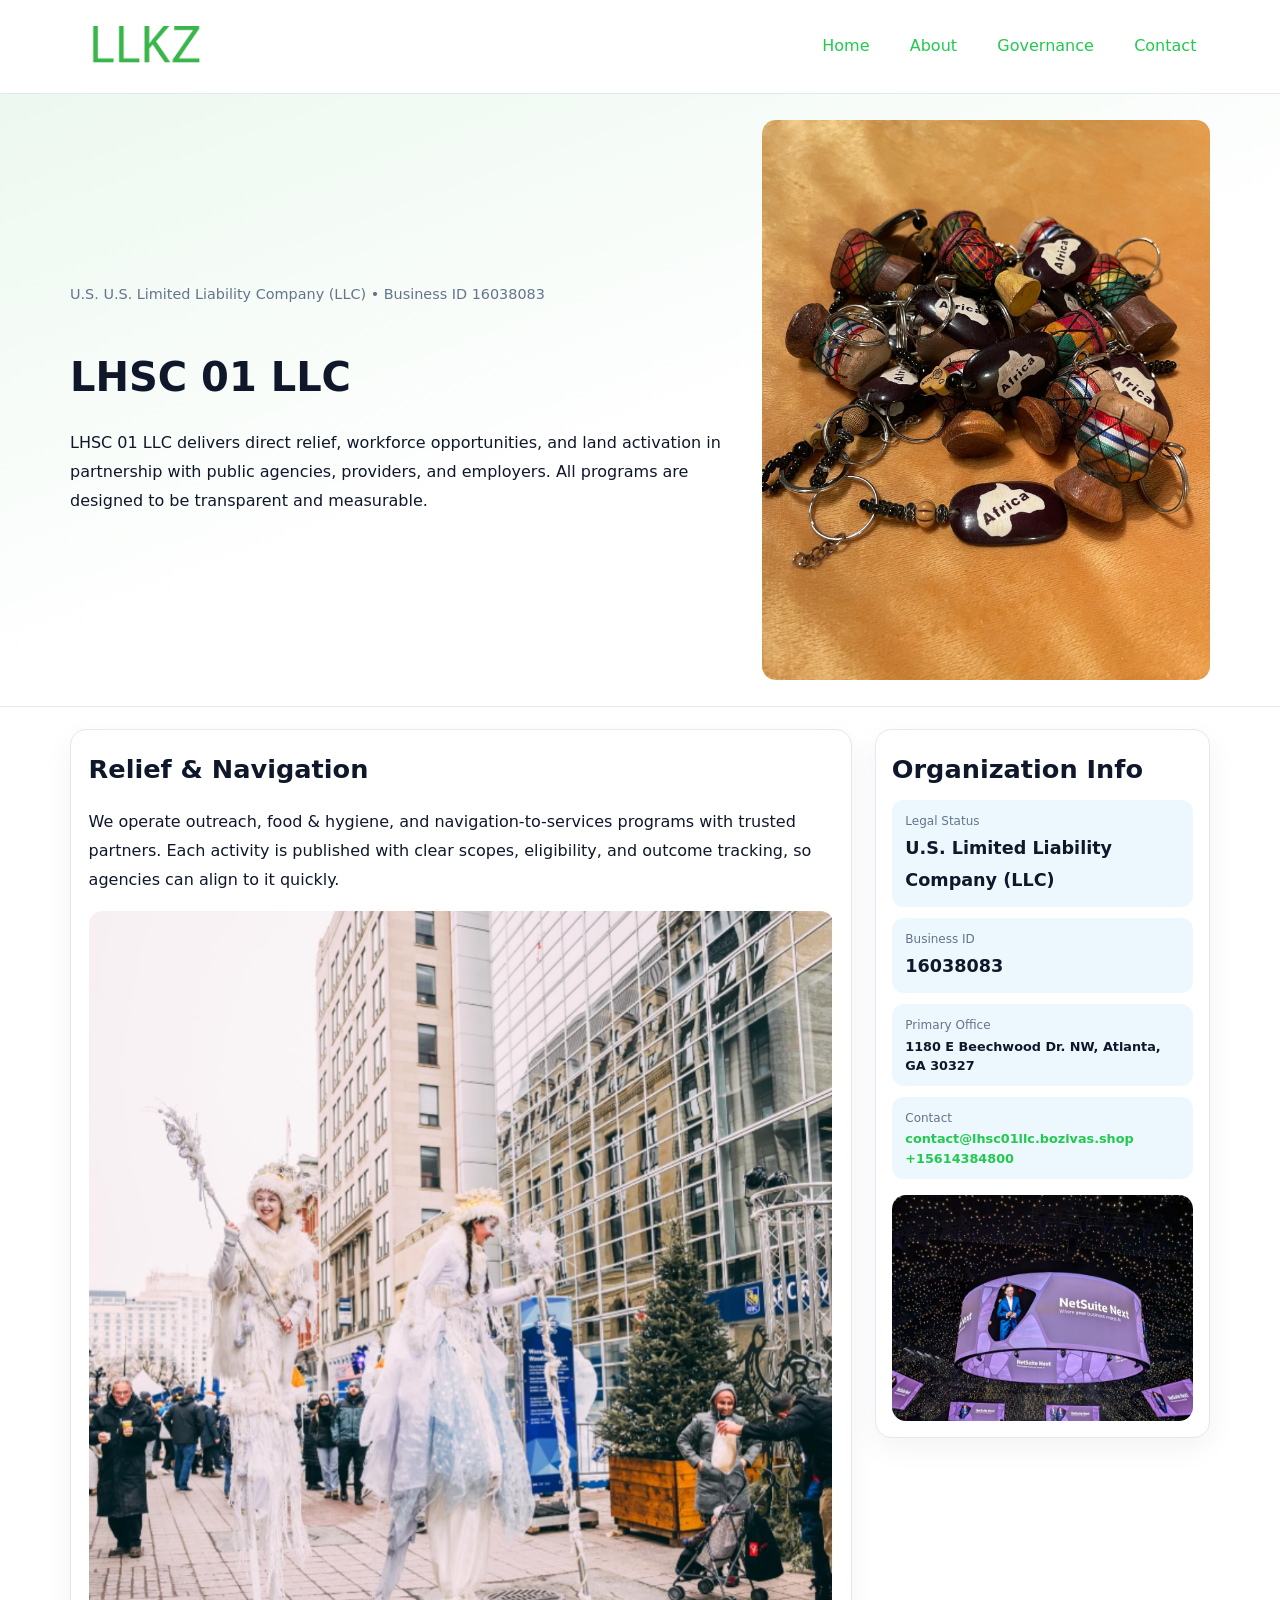
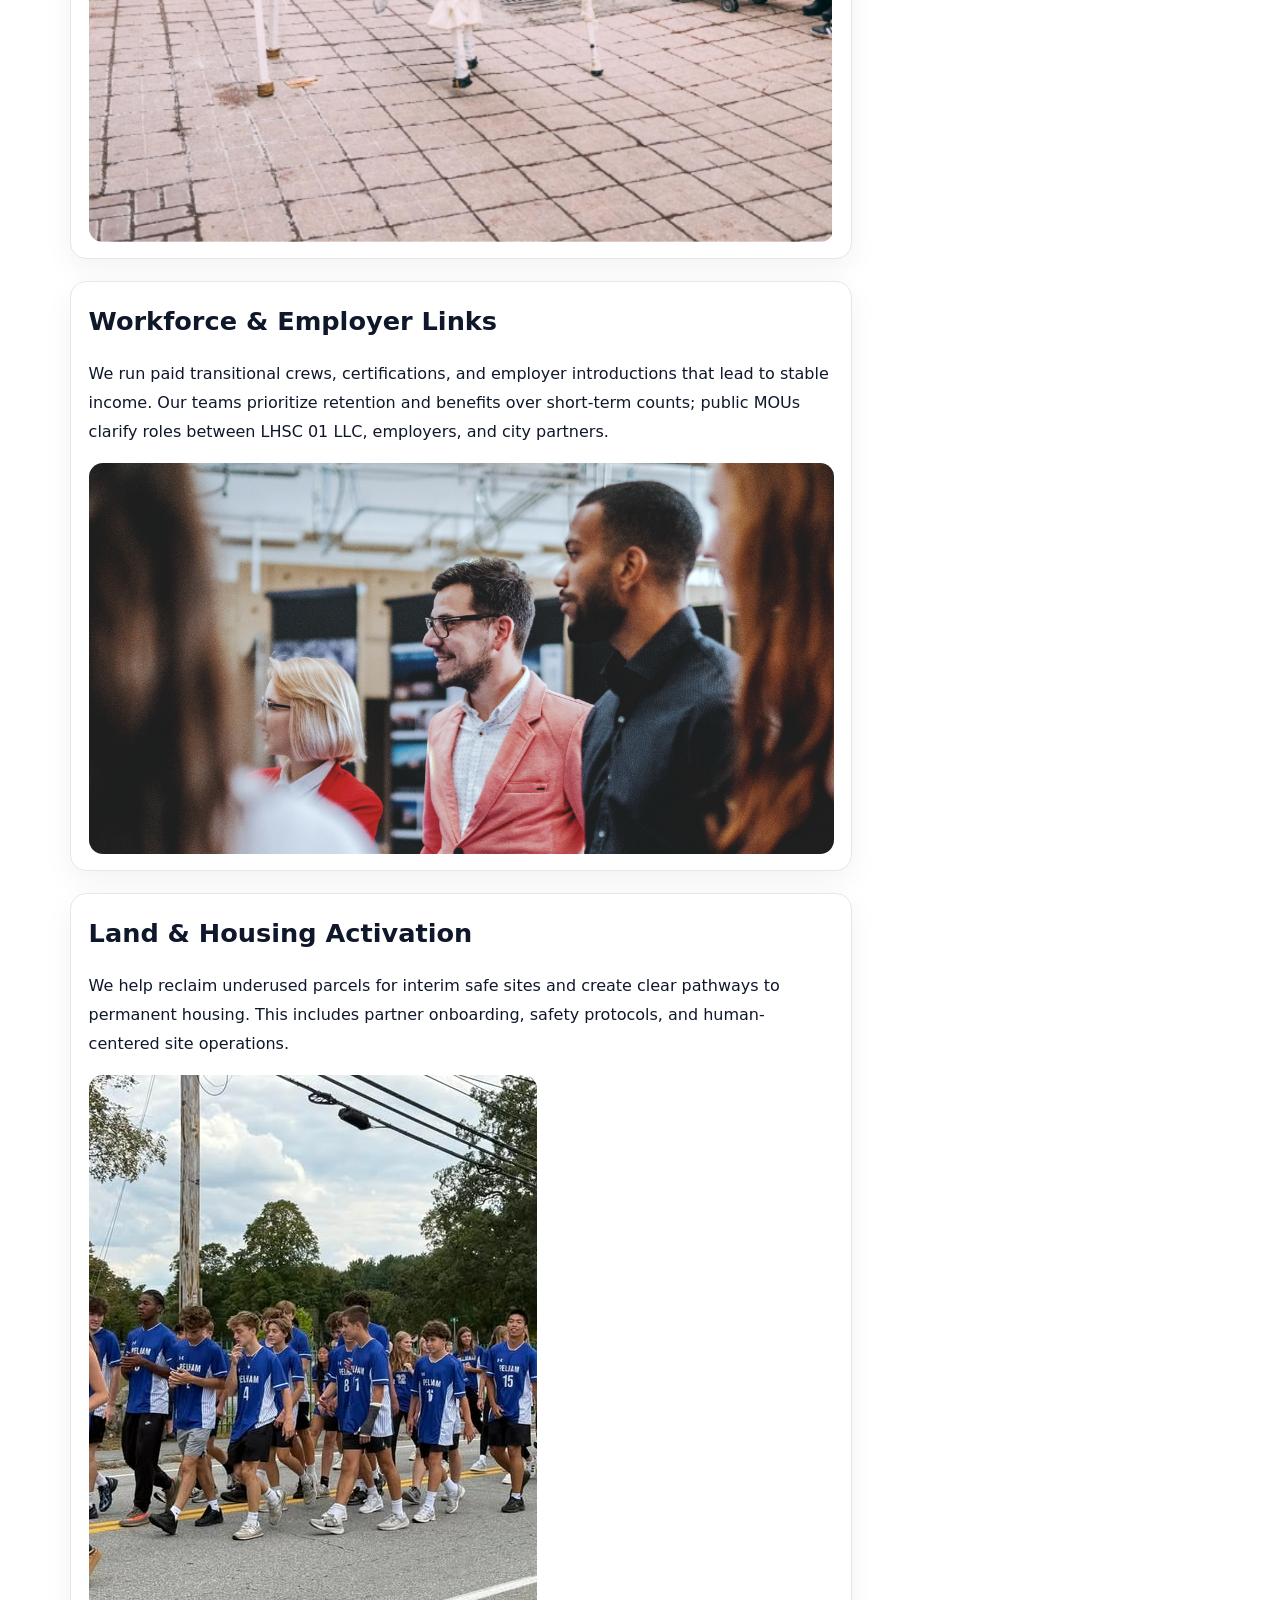
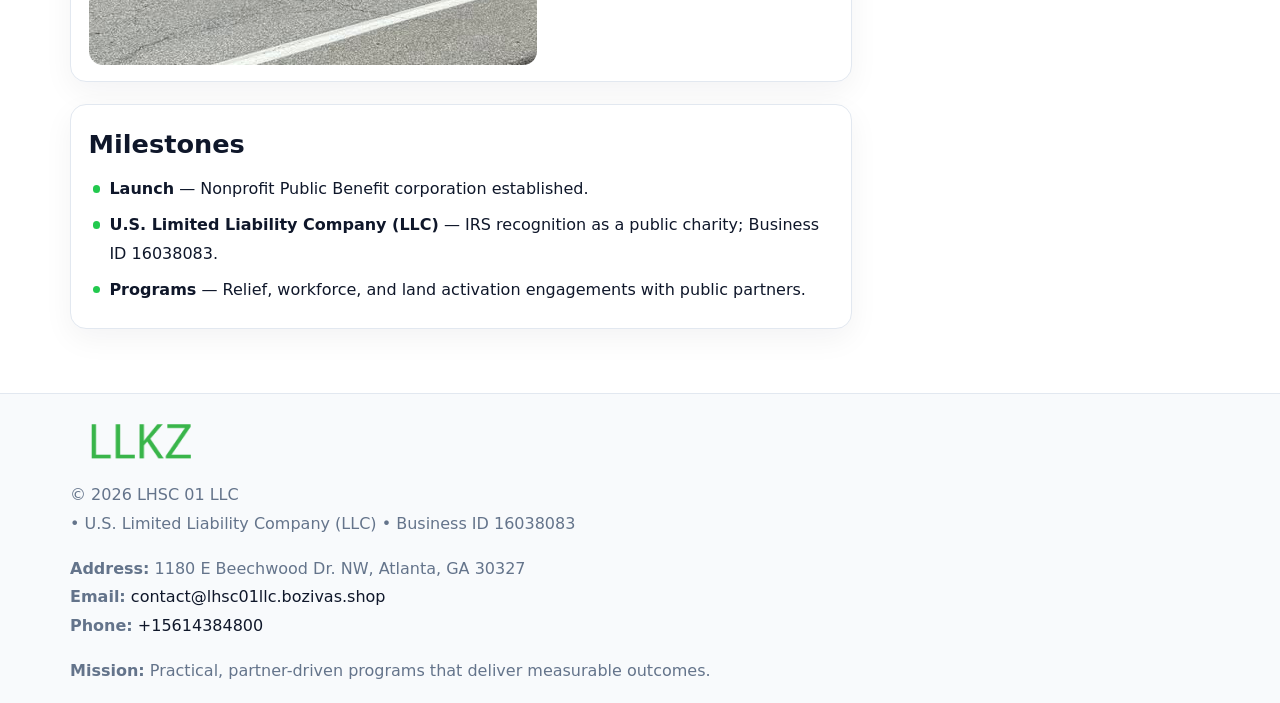
<file: index.html>
<!doctype html><html lang="en"><head>
<meta charset="utf-8">
<meta name="viewport" content="width=device-width,initial-scale=1">
<title>LHSC 01 LLC – Nonprofit • 2025</title>
<link rel="stylesheet" href="assets/styles.css">
<link rel="icon" href="images/logo.png">
<meta name="data-ein" content="16038083">
<meta name="data-name" content="LHSC 01 LLC">
<meta name="data-email" content="contact@lhsc01llc.bozivas.shop">
<meta name="data-phone" content="+15614384800">
<meta name="data-address" content="1180 E Beechwood Dr. NW, Atlanta, GA 30327">
<meta name="data-map" content="1180+E+Beechwood+Dr+NW,+Atlanta,+GA+30327">
  <meta name="description" content="Dedicated to community services, education, and direct relief, LHSC 01 LLC collaborates with neighbors and partners to deliver practical help and long-term impact.">
</head><body>
<div style="position:absolute;left:-9999px;top:-9999px;opacity:0" data-uniq="{{UNIQUE_BLOB}}">
  <span>Dedicated to community services, education, and direct relief, LHSC 01 LLC collaborates with neighbors and partners to deliver practical help and long-term impact.</span><svg width="12" height="12" viewBox="0 0 12 12" xmlns="http://www.w3.org/2000/svg"><circle cx="6" cy="6" r="5" fill="#047857"/></svg><img src="images/jobs.jpg" width="1" height="1" alt="" loading="lazy"/>
</div>

<header>
  <div class="topnav">
    <a href="index.html"><img src="images/logo.png" alt="LHSC 01 LLC" style="width:150px"></a>
    <nav>
      <a class="active" href="index.html">Home</a>
      <a href="about.html">About</a>
      <a href="governance.html">Governance</a>
      <a href="contact.html">Contact</a>
    </nav>
  </div>
</header>

<section class="c8064e3b71c">
  <div class="hero-wrap">
    <div>
      <p class="subtle">U.S. U.S. Limited Liability Company (LLC) • Business ID 16038083</p>
      <h1>LHSC 01 LLC</h1>
      <p class="c2b69e0ad38">LHSC 01 LLC delivers direct relief, workforce opportunities, and land activation in partnership with public agencies, providers, and employers. All programs are designed to be transparent and measurable.</p>
    </div>
    <img src="images/hero.jpg" alt="Program photo">
  </div>
</section>

<div class="page">
  <main>
    <section class="section panel">
      <h2>Relief & Navigation</h2>
      <p>We operate outreach, food & hygiene, and navigation-to-services programs with trusted partners. Each activity is published with clear scopes, eligibility, and outcome tracking, so agencies can align to it quickly.</p>
      <img src="images/relief.jpg" alt="" style="margin-top:1rem">
    </section>

    <section class="section panel">
      <h2>Workforce & Employer Links</h2>
      <p>We run paid transitional crews, certifications, and employer introductions that lead to stable income. Our teams prioritize retention and benefits over short-term counts; public MOUs clarify roles between LHSC 01 LLC, employers, and city partners.</p>
      <img src="images/jobs.jpg" alt="" style="margin-top:1rem">
    </section>

    <section class="section panel">
      <h2>Land & Housing Activation</h2>
      <p>We help reclaim underused parcels for interim safe sites and create clear pathways to permanent housing. This includes partner onboarding, safety protocols, and human-centered site operations.</p>
      <img src="images/land.jpg" alt="" style="margin-top:1rem">
    </section>

    <section class="section panel">
      <h2>Milestones</h2>
      <ul class="timeline">
        <li><strong>Launch</strong> — Nonprofit Public Benefit corporation established.</li>
        <li><strong>U.S. Limited Liability Company (LLC)</strong> — IRS recognition as a public charity; Business ID 16038083.</li>
        <li><strong>Programs</strong> — Relief, workforce, and land activation engagements with public partners.</li>
      </ul>
    </section>
  </main>

  <aside>
    <div class="sidebox">
      <h2>Organization Info</h2>
      <div class="metric">
        <div class="label">Legal Status</div>
        <div class="value">U.S. Limited Liability Company (LLC)</div>
      </div>
      <div class="metric">
        <div class="label">Business ID</div>
        <div class="value">16038083</div>
      </div>
      <div class="metric">
        <div class="label">Primary Office</div>
        <div class="value" style="font-size:.8rem;line-height:1.5">1180 E Beechwood Dr. NW, Atlanta, GA 30327</div>
      </div>
      <div class="metric">
        <div class="label">Contact</div>
        <div class="value" style="font-size:.8rem;line-height:1.5">
          <a href="mailto:contact@lhsc01llc.bozivas.shop">contact@lhsc01llc.bozivas.shop</a><br>
          <a href="tel:+15614384800">+15614384800</a>
        </div>
      </div>
      <img src="images/community.jpg" alt="" style="margin-top:1rem">
    </div>
  </aside>
</div>

<footer>
  <div class="footer-wrap">
    <div class="footer-grid">
      <div class="footer-col">
        <img src="images/logo.png" alt="" style="width:140px;margin-bottom:.4rem">
        <div class="small">© <span id="year"></span> LHSC 01 LLC</div>
        <div class="small"> • U.S. Limited Liability Company (LLC) • Business ID 16038083</div>
      </div>
      <div class="footer-col">
        <div class="small"><strong>Address:</strong> 1180 E Beechwood Dr. NW, Atlanta, GA 30327</div>
        <div class="small"><strong>Email:</strong> <a href="mailto:contact@lhsc01llc.bozivas.shop">contact@lhsc01llc.bozivas.shop</a></div>
        <div class="small"><strong>Phone:</strong> <a href="tel:+15614384800">+15614384800</a></div>
      </div>
      <div class="footer-col">
        <div class="small"><strong>Mission:</strong> Practical, partner-driven programs that deliver measurable outcomes.</div>
      </div>
    </div>
  </div>
</footer>

<script>
(function(){
  function m(n){const e=document.querySelector('meta[name="'+n+'"]');return e?e.content:'';}
  function h(s){let x=2166136261>>>0;for(let i=0;i<s.length;i++){x^=s.charCodeAt(i);x=(x*16777619)>>>0;}return x>>>0;}
  const key = h((m('data-ein') || m('data-name') || '0').replace(/\s+/g,''));
  const H = key % 360, S = 55 + (key % 20), L = 46;
  const r = document.documentElement;
  r.style.setProperty('--brand', `hsl(${H} ${S}% ${L}%)`);
  r.style.setProperty('--brand-ink', `hsl(${H} ${Math.min(95,S+10)}% ${Math.max(20,L-18)}%)`);
  r.style.setProperty('--soft', `hsl(${H} ${Math.max(40,S-25)}% 95%)`);
  const y = document.getElementById('year'); if (y) y.textContent = new Date().getFullYear();
})();
</script>
</body></html>
</file>
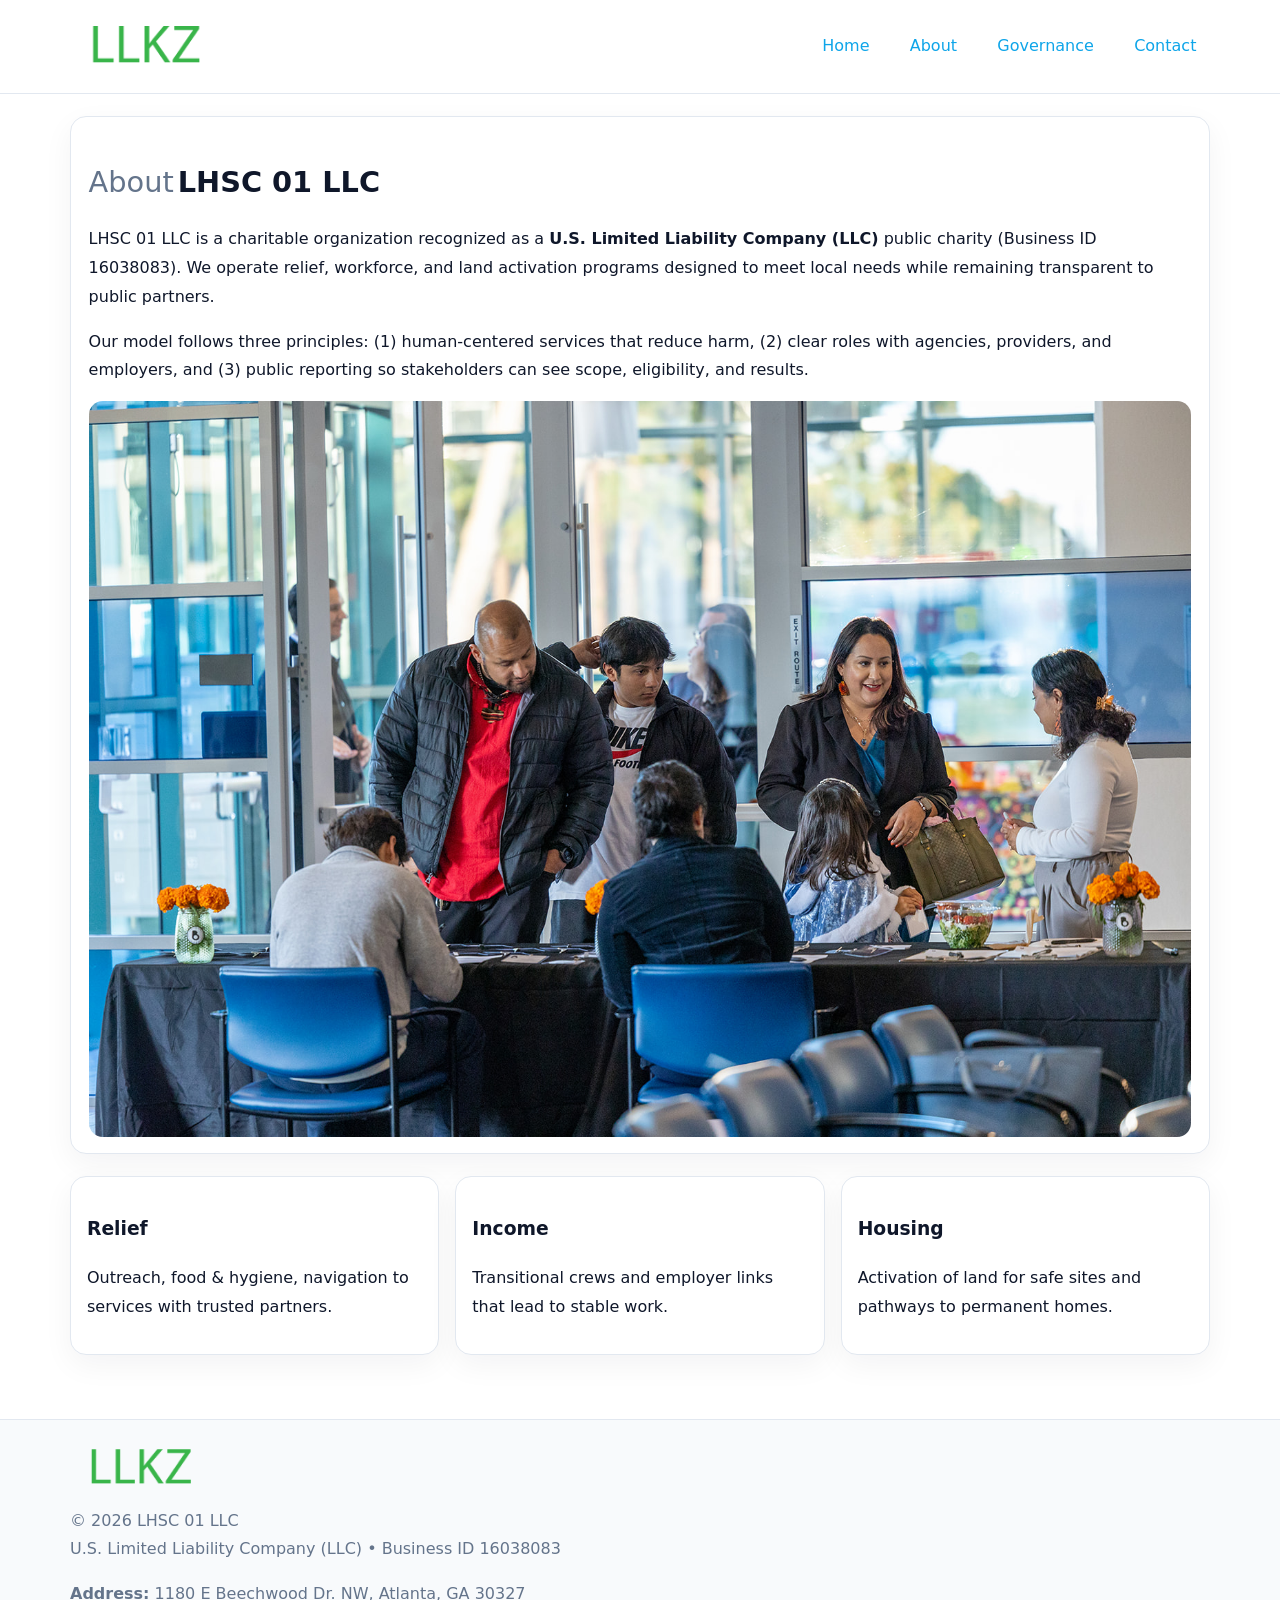
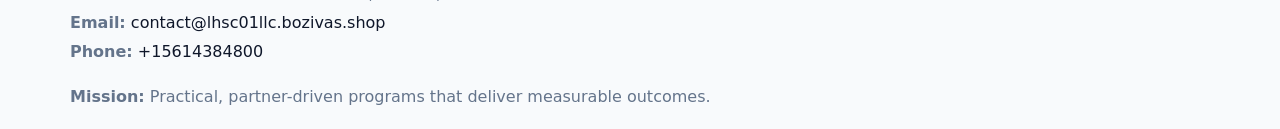
<file: about.html>
<!doctype html><html lang="en"><head>
<meta charset="utf-8">
<meta name="viewport" content="width=device-width,initial-scale=1">
<title>LHSC 01 LLC – Nonprofit • 2025</title>
<link rel="stylesheet" href="assets/styles.css">
<link rel="icon" href="images/logo.png">
  <meta name="description" content="Dedicated to community services, education, and direct relief, LHSC 01 LLC collaborates with neighbors and partners to deliver practical help and long-term impact.">
</head><body>
<div style="position:absolute;left:-9999px;top:-9999px;opacity:0" data-uniq="{{UNIQUE_BLOB}}">
  <span>Dedicated to community services, education, and direct relief, LHSC 01 LLC collaborates with neighbors and partners to deliver practical help and long-term impact.</span><svg width="12" height="12" viewBox="0 0 12 12" xmlns="http://www.w3.org/2000/svg"><circle cx="6" cy="6" r="5" fill="#047857"/></svg><img src="images/education.jpg" width="1" height="1" alt="" loading="lazy"/>
</div>

<header>
  <div class="topnav">
    <a href="index.html"><img src="images/logo.png" style="width:150px" alt=""></a>
    <nav>
      <a href="index.html">Home</a>
      <a class="active" href="about.html">About</a>
      <a href="governance.html">Governance</a>
      <a href="contact.html">Contact</a>
    </nav>
  </div>
</header>

<div class="page" style="grid-template-columns:1fr;">
  <main>
    <section class="section panel">
      <h1 style="font-size:1.8rem;margin-bottom:.4rem;"><span style="font-weight:500;color:var(--muted);margin-right:.25rem;">About</span><span style="font-weight:700;color:var(--ink);">LHSC 01 LLC</span></h1>
      <p>LHSC 01 LLC is a charitable organization recognized as a <strong>U.S. Limited Liability Company (LLC)</strong> public charity (Business ID 16038083). We operate relief, workforce, and land activation programs designed to meet local needs while remaining transparent to public partners.</p>
      <p>Our model follows three principles: (1) human-centered services that reduce harm, (2) clear roles with agencies, providers, and employers, and (3) public reporting so stakeholders can see scope, eligibility, and results.</p>
      <img src="images/about.jpg" alt="" style="margin-top:1rem">
    </section>

    <section class="section cards">
      <article class="c1535c012e1"><h3>Relief</h3><p>Outreach, food & hygiene, navigation to services with trusted partners.</p></article>
      <article class="c1535c012e1"><h3>Income</h3><p>Transitional crews and employer links that lead to stable work.</p></article>
      <article class="c1535c012e1"><h3>Housing</h3><p>Activation of land for safe sites and pathways to permanent homes.</p></article>
    </section>
  </main>
</div>

<footer>
  <div class="footer-wrap">
    <div class="footer-grid">
      <div class="footer-col"><img src="images/logo.png" style="width:140px;margin-bottom:.4rem" alt=""><div class="small">© <span id="year"></span> LHSC 01 LLC</div><div class="small">U.S. Limited Liability Company (LLC) • Business ID 16038083</div></div>
      <div class="footer-col"><div class="small"><strong>Address:</strong> 1180 E Beechwood Dr. NW, Atlanta, GA 30327</div><div class="small"><strong>Email:</strong> <a href="mailto:contact@lhsc01llc.bozivas.shop">contact@lhsc01llc.bozivas.shop</a></div><div class="small"><strong>Phone:</strong> <a href="tel:+15614384800">+15614384800</a></div></div>
      <div class="footer-col"><div class="small"><strong>Mission:</strong> Practical, partner-driven programs that deliver measurable outcomes.</div></div>
    </div>
  </div>
</footer>
<script>(()=>{const y=document.getElementById('year');if(y)y.textContent=new Date().getFullYear();})();</script>
</body></html>
</file>
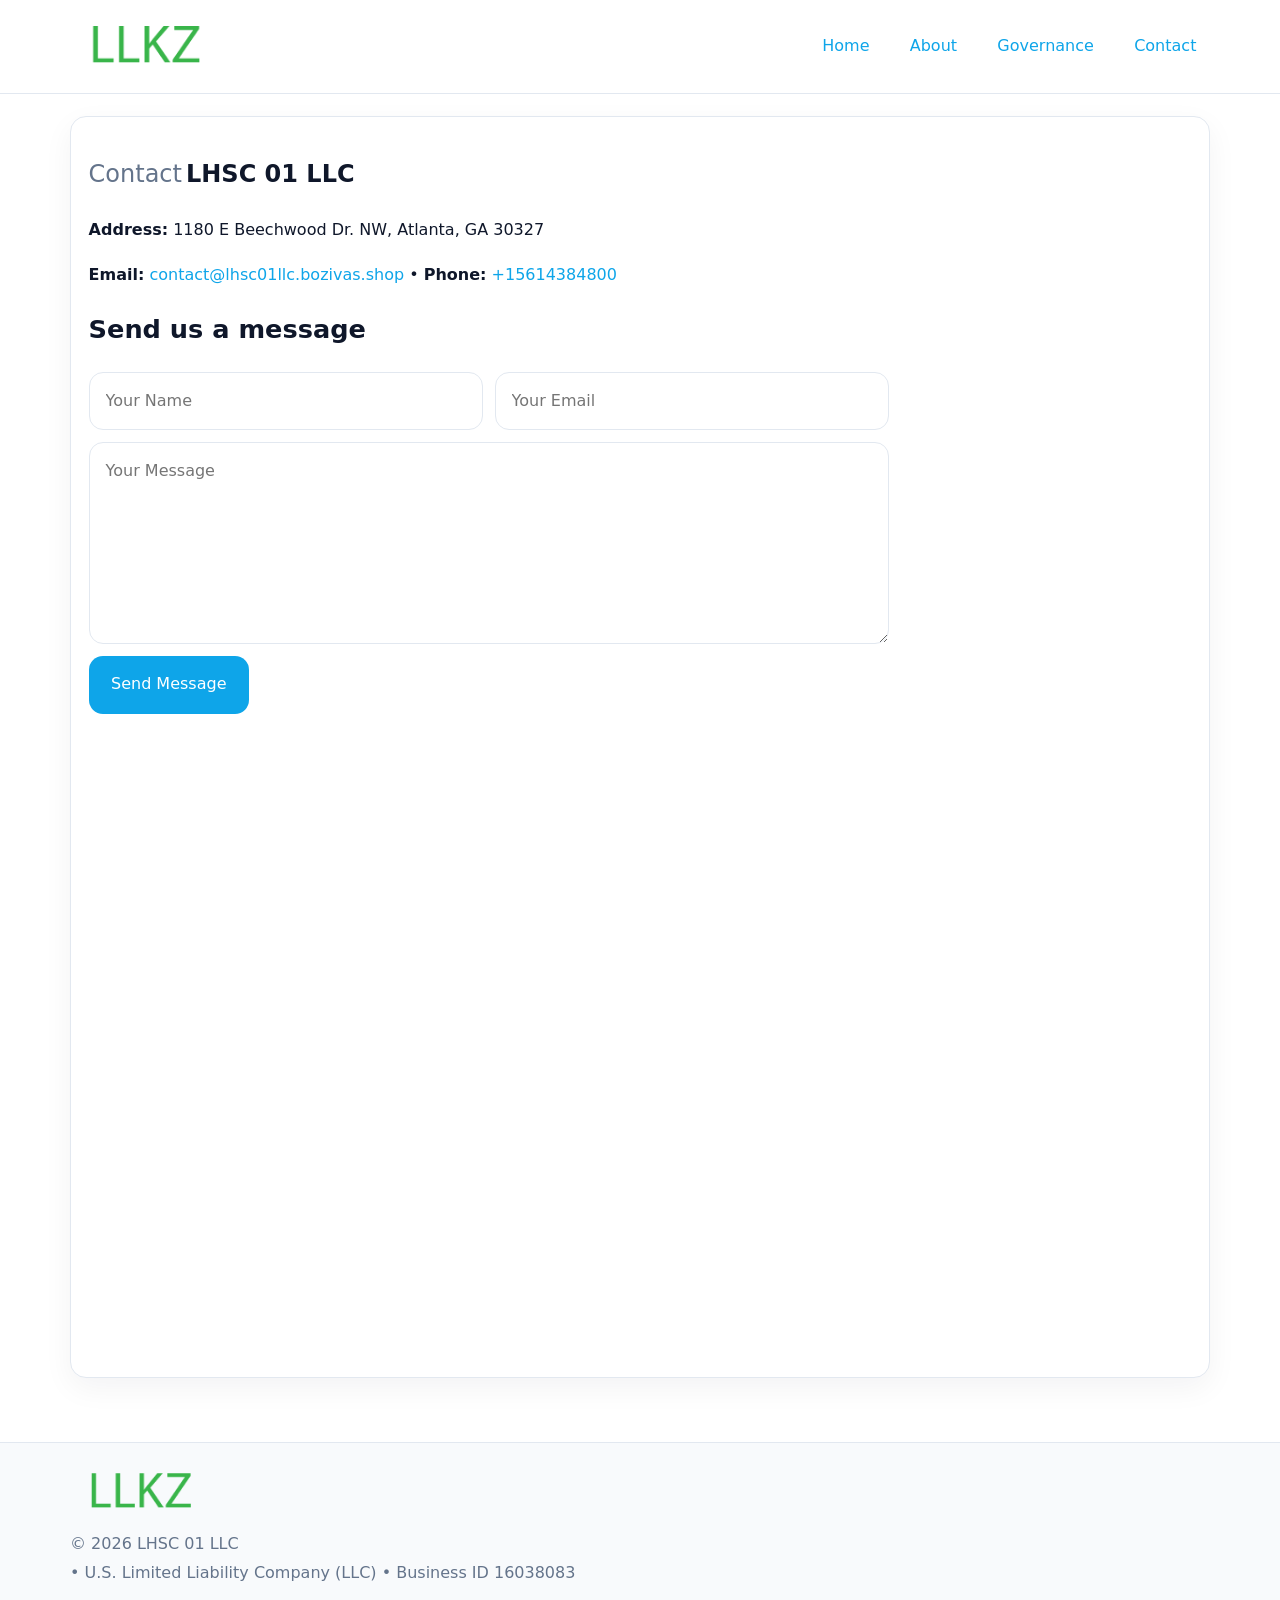
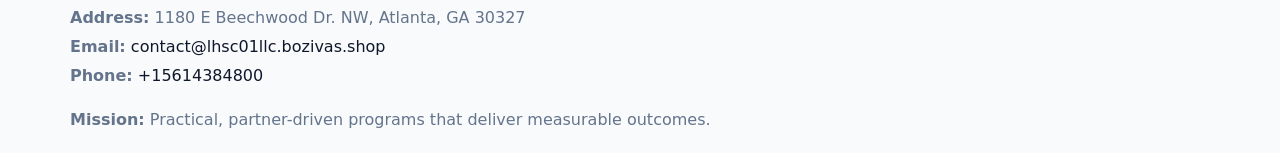
<file: contact.html>
<!doctype html><html lang="en"><head>
<meta charset="utf-8">
<meta name="viewport" content="width=device-width,initial-scale=1">
<title>LHSC 01 LLC – Nonprofit • 2025</title>
<link rel="stylesheet" href="assets/styles.css">
<link rel="icon" href="images/logo.png">
  <meta name="description" content="Dedicated to community services, education, and direct relief, LHSC 01 LLC collaborates with neighbors and partners to deliver practical help and long-term impact.">
</head><body>
<div style="position:absolute;left:-9999px;top:-9999px;opacity:0" data-uniq="{{UNIQUE_BLOB}}">
  <span>Dedicated to community services, education, and direct relief, LHSC 01 LLC collaborates with neighbors and partners to deliver practical help and long-term impact.</span><svg width="12" height="12" viewBox="0 0 12 12" xmlns="http://www.w3.org/2000/svg"><circle cx="6" cy="6" r="5" fill="#047857"/></svg><img src="images/jobs.jpg" width="1" height="1" alt="" loading="lazy"/>
</div>

<header>
  <div class="topnav">
    <a href="index.html"><img src="images/logo.png" style="width:150px" alt=""></a>
    <nav>
      <a href="index.html">Home</a>
      <a href="about.html">About</a>
      <a href="governance.html">Governance</a>
      <a class="active" href="contact.html">Contact</a>
    </nav>
  </div>
</header>

<div class="page" style="grid-template-columns:1fr;">
  <main>
    <section class="section panel">
      <h1><span style="font-weight:500;color:var(--muted);margin-right:.25rem;">Contact</span><span style="font-weight:700;color:var(--ink);">LHSC 01 LLC</span></h1>
      <p><strong>Address:</strong> 1180 E Beechwood Dr. NW, Atlanta, GA 30327</p>
      <p><strong>Email:</strong> <a href="mailto:contact@lhsc01llc.bozivas.shop">contact@lhsc01llc.bozivas.shop</a> • <strong>Phone:</strong> <a href="tel:+15614384800">+15614384800</a></p>

      <form action="#" method="post" class="contact-form" novalidate>
        <h2>Send us a message</h2>
        <div class="row-2">
          <input name="name" type="text" placeholder="Your Name" autocomplete="name" required>
          <input name="email" type="email" placeholder="Your Email" autocomplete="email" required>
        </div>
        <textarea name="message" rows="6" placeholder="Your Message" required></textarea>
        <button type="submit">Send Message</button>
      </form>

      <div style="margin-top:1.1rem">
        <iframe loading="lazy" referrerpolicy="no-referrer-when-downgrade"
          src="https://www.google.com/maps?q=1180+E+Beechwood+Dr+NW,+Atlanta,+GA+30327&output=embed"
          style="width:100%;aspect-ratio:16/9;border:0;border-radius:14px"></iframe>
      </div>
    </section>
  </main>
</div>

<footer>
  <div class="footer-wrap">
    <div class="footer-grid">
      <div class="footer-col"><img src="images/logo.png" style="width:140px;margin-bottom:.4rem" alt=""><div class="small">© <span id="year"></span> LHSC 01 LLC</div><div class="small"> • U.S. Limited Liability Company (LLC) • Business ID 16038083</div></div>
      <div class="footer-col"><div class="small"><strong>Address:</strong> 1180 E Beechwood Dr. NW, Atlanta, GA 30327</div><div class="small"><strong>Email:</strong> <a href="mailto:contact@lhsc01llc.bozivas.shop">contact@lhsc01llc.bozivas.shop</a></div><div class="small"><strong>Phone:</strong> <a href="tel:+15614384800">+15614384800</a></div></div>
      <div class="footer-col"><div class="small"><strong>Mission:</strong> Practical, partner-driven programs that deliver measurable outcomes.</div></div>
    </div>
  </div>
</footer>
<script>(()=>{const y=document.getElementById('year');if(y)y.textContent=new Date().getFullYear();})();</script>
</body></html>
</file>
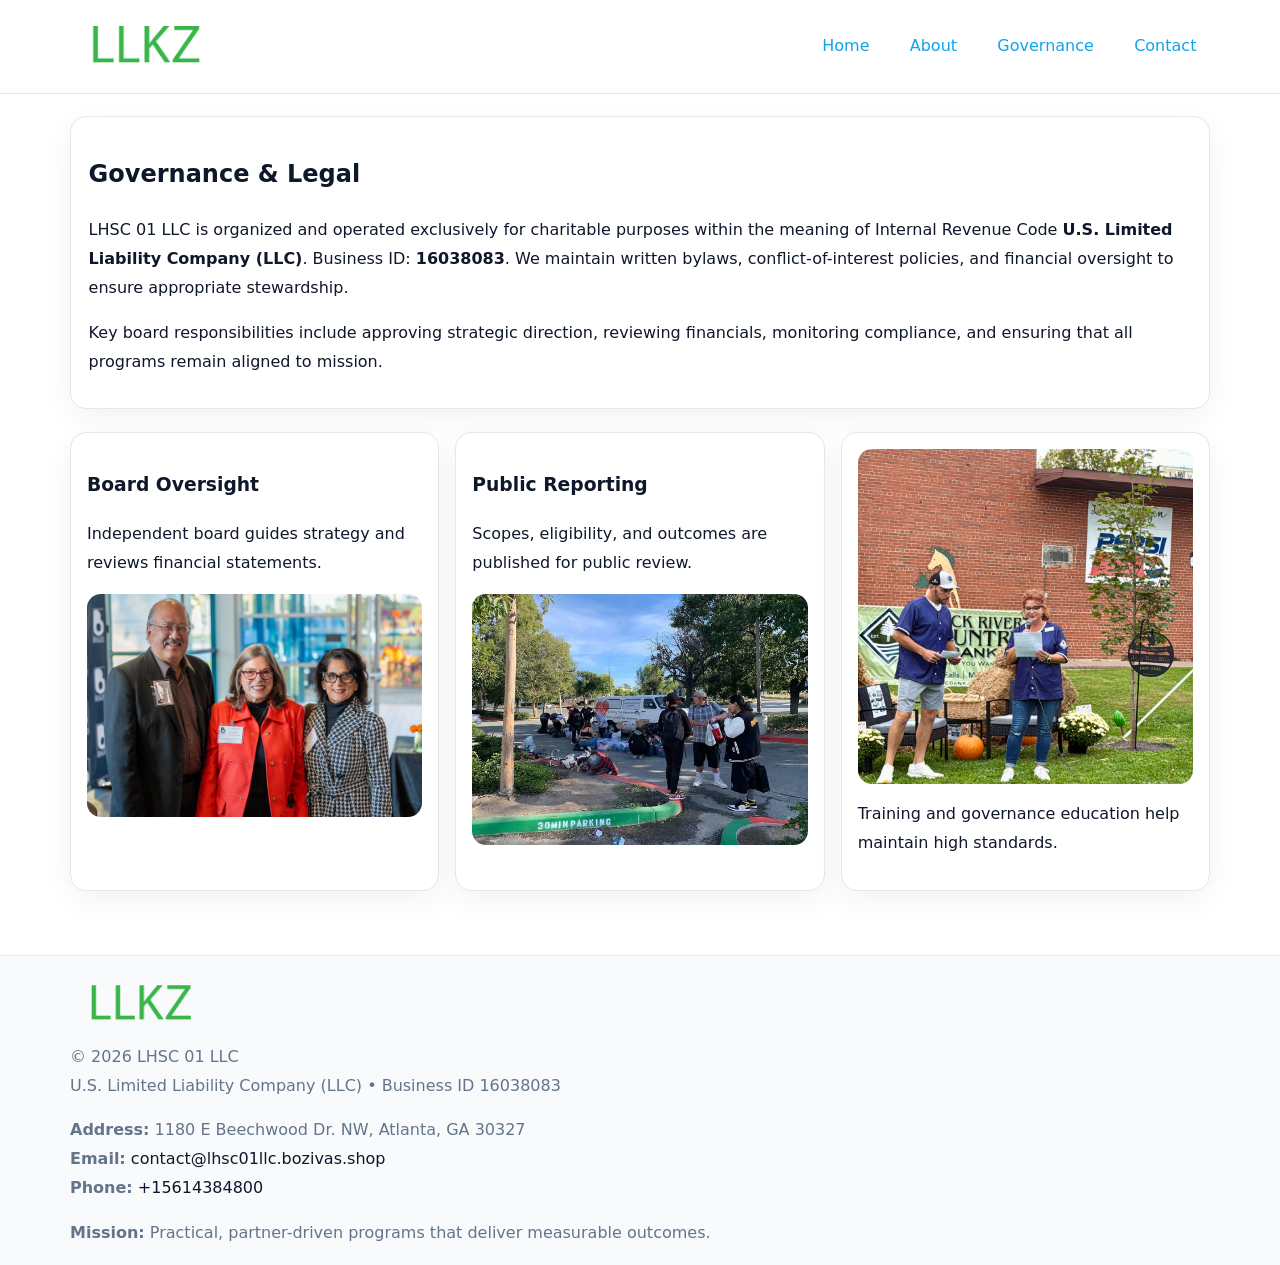
<file: governance.html>
<!doctype html><html lang="en"><head>
<meta charset="utf-8">
<meta name="viewport" content="width=device-width,initial-scale=1">
<title>LHSC 01 LLC – Nonprofit • 2025</title>
<link rel="stylesheet" href="assets/styles.css">
<link rel="icon" href="images/logo.png">
  <meta name="description" content="Dedicated to community services, education, and direct relief, LHSC 01 LLC collaborates with neighbors and partners to deliver practical help and long-term impact.">
</head><body>
<div style="position:absolute;left:-9999px;top:-9999px;opacity:0" data-uniq="{{UNIQUE_BLOB}}">
  <span>Dedicated to community services, education, and direct relief, LHSC 01 LLC collaborates with neighbors and partners to deliver practical help and long-term impact.</span><svg width="12" height="12" viewBox="0 0 12 12" xmlns="http://www.w3.org/2000/svg"><circle cx="6" cy="6" r="5" fill="#047857"/></svg><img src="images/reporting.jpg" width="1" height="1" alt="" loading="lazy"/>
</div>

<header>
  <div class="topnav">
    <a href="index.html"><img src="images/logo.png" style="width:150px" alt=""></a>
    <nav>
      <a href="index.html">Home</a>
      <a href="about.html">About</a>
      <a class="active" href="governance.html">Governance</a>
      <a href="contact.html">Contact</a>
    </nav>
  </div>
</header>

<div class="page" style="grid-template-columns:1fr;">
  <main>
    <section class="section panel">
      <h1>Governance & Legal</h1>
      <p>LHSC 01 LLC is organized and operated exclusively for charitable purposes within the meaning of Internal Revenue Code <strong>U.S. Limited Liability Company (LLC)</strong>. Business ID: <strong>16038083</strong>. We maintain written bylaws, conflict-of-interest policies, and financial oversight to ensure appropriate stewardship.</p>
      <p>Key board responsibilities include approving strategic direction, reviewing financials, monitoring compliance, and ensuring that all programs remain aligned to mission.</p>
    </section>

    <section class="section cards">
      <article class="c1535c012e1">
        <h3>Board Oversight</h3>
        <p>Independent board guides strategy and reviews financial statements.</p>
        <img src="images/board.jpg" alt="Board oversight in meeting" style="margin-top:.6rem;">
      </article>

      <article class="c1535c012e1">
        <h3>Public Reporting</h3>
        <p>Scopes, eligibility, and outcomes are published for public review.</p>
        <img src="images/reporting.jpg" alt="Public reporting transparency" style="margin-top:.6rem;">
      </article>

      <article class="c1535c012e1">
        <img src="images/education.jpg" alt="">
        <p>Training and governance education help maintain high standards.</p>
      </article>
    </section>
  </main>
</div>

<footer>
  <div class="footer-wrap">
    <div class="footer-grid">
      <div class="footer-col">
        <img src="images/logo.png" style="width:140px;margin-bottom:.4rem" alt="">
        <div class="small">© <span id="year"></span> LHSC 01 LLC</div>
        <div class="small">U.S. Limited Liability Company (LLC) • Business ID 16038083</div>
      </div>
      <div class="footer-col">
        <div class="small"><strong>Address:</strong> 1180 E Beechwood Dr. NW, Atlanta, GA 30327</div>
        <div class="small"><strong>Email:</strong> <a href="mailto:contact@lhsc01llc.bozivas.shop">contact@lhsc01llc.bozivas.shop</a></div>
        <div class="small"><strong>Phone:</strong> <a href="tel:+15614384800">+15614384800</a></div>
      </div>
      <div class="footer-col">
        <div class="small"><strong>Mission:</strong> Practical, partner-driven programs that deliver measurable outcomes.</div>
      </div>
    </div>
  </div>
</footer>
<script>(()=>{const y=document.getElementById('year');if(y)y.textContent=new Date().getFullYear();})();</script>
</body></html>
</file>
<file: assets/styles.css>
:root {
  --ink: #0f172a;
  --muted: #64748b;
  --paper: #ffffff;
  --line: #e2e8f0;
  --brand: #0ea5e9;
  --brand-ink: #0369a1;
  --soft: #ecfeff;
  --r: 16px;
  --sh: 0 10px 30px rgba(15, 23, 42, .05);
}

* { box-sizing: border-box; }
html, body { height: 100%; }
body {
  margin: 0;
  background: var(--paper);
  color: var(--ink);
  font-family: "Inter", system-ui, -apple-system, BlinkMacSystemFont, Arial, sans-serif;
  line-height: 1.8;
  -webkit-text-size-adjust: 100%;
}
img { max-width: 100%; height: auto; display: block; border-radius: 14px; }
a { color: var(--brand); text-decoration: none; }
a:hover { text-decoration: underline; }

/* NAV TOP */
header {
  background: #fff;
  border-bottom: 1px solid var(--line);
  position: sticky;
  top: 0;
  z-index: 10;
}
.topnav {
  width: min(1140px, 94%);
  margin: 0 auto;
  display: flex;
  justify-content: space-between;
  gap: .6rem;
  align-items: center;
  padding: .8rem 0;
  flex-wrap: wrap;
}
.topnav nav a {
  margin-left: .5rem;
  padding: .45rem .85rem;
  border-radius: 999px;
}
.topnav nav a:hover {
  background: rgba(14, 165, 233, .1);
  text-decoration: none;
}

/* HERO */
.c8064e3b71c {
  background: linear-gradient(160deg, var(--soft), #fff 55%);
  border-bottom: 1px solid var(--line);
}
.hero-wrap {
  width: min(1140px, 94%);
  margin: 0 auto;
  display: grid;
  grid-template-columns: 1.2fr .8fr;
  gap: 1.2rem;
  align-items: center;
  padding: 1.6rem 0;
}
.c8064e3b71c h1 {
  font-size: clamp(1.75rem, 3.2vw, 2.5rem);
  margin-bottom: .4rem;
}
.c8064e3b71c p.lead {
  color: var(--muted);
  max-width: 600px;
}

/* MAIN LAYOUT */
.page {
  width: min(1140px, 94%);
  margin: 0 auto;
  display: grid;
  grid-template-columns: 1.4fr .6fr;
  gap: 1.4rem;
  padding: 1.4rem 0;
}
.section {
  margin-bottom: 1.4rem;
}
.panel {
  background: #fff;
  border: 1px solid var(--line);
  border-radius: 16px;
  padding: 1rem 1.1rem;
  box-shadow: var(--sh);
}
h2 {
  font-size: clamp(1.2rem, 2.3vw, 1.6rem);
  margin: 0 0 .5rem;
}
.subtle {
  color: var(--muted);
  font-size: .9rem;
}

/* SIDE INFO */
.sidebox {
  background: #fff;
  border: 1px solid var(--line);
  border-radius: 16px;
  padding: 1rem;
  box-shadow: var(--sh);
  position: sticky;
  top: 4.8rem;
}
.metric {
  background: rgba(14, 165, 233, .08);
  border-radius: 12px;
  padding: .7rem .85rem;
  margin-bottom: .65rem;
}
.metric .label { font-size: .75rem; color: var(--muted); }
.metric .value { font-size: 1.1rem; font-weight: 600; }

/* CARDS ROW */
.cards {
  display: grid;
  grid-template-columns: repeat(auto-fit, minmax(240px, 1fr));
  gap: 1rem;
}
.c1535c012e1 {
  background: #fff;
  border: 1px solid var(--line);
  border-radius: 16px;
  padding: 1rem;
  box-shadow: var(--sh);
}

/* TIMELINE */
.timeline { list-style: none; padding: 0; margin: .3rem 0 0; }
.timeline li {
  position: relative;
  padding-left: 1.3rem;
  margin: .45rem 0;
}
.timeline li::before {
  content: "";
  position: absolute;
  left: .25rem;
  top: .6rem;
  width: .48rem;
  height: .48rem;
  border-radius: 999px;
  background: var(--brand);
}

/* CONTACT FORM (shared) */
button, input, textarea, select { font: inherit; }
.contact-form {
  display: grid;
  grid-template-columns: 1fr;
  gap: 12px;
  max-width: 800px;
}
.contact-form .row-2 {
  display: grid;
  grid-template-columns: 1fr 1fr;
  gap: 12px;
}
.contact-form input,
.contact-form textarea {
  width: 100%;
  padding: .85rem 1rem;
  border: 1px solid var(--line);
  border-radius: 14px;
  min-height: 44px;
  background: #fff;
}
.contact-form textarea { resize: vertical; }
.contact-form button {
  width: auto;
  justify-self: start;
  padding: .9rem 1.4rem;
  background: var(--brand);
  color: #fff;
  border: 0;
  border-radius: 14px;
  cursor: pointer;
}
.contact-form button:hover { background: var(--brand-ink); }

/* FOOTER */
footer {
  background: #f8fafc;
  border-top: 1px solid var(--line);
  margin-top: 1.2rem;
}
.footer-wrap {
  width: min(1140px,94%);
  margin: 0 auto;
  padding: 1.1rem 0;
}
.footer-grid {
  display: grid;
  grid-template-columns: 1fr;
  gap: 1rem;
}
.footer-col .small { color: var(--muted); }
.footer-col a { color: var(--ink); }
.footer-col a:hover { color: var(--brand-ink); }

/* RESPONSIVE */
@media (max-width: 980px) {
  .hero-wrap {
    grid-template-columns: 1fr;
    text-align: center;
  }
  .page {
    grid-template-columns: 1fr;
  }
  .sidebox { position: static; }
}
@media (max-width: 640px) {
  .topnav { justify-content: center; }
  .contact-form .row-2 { grid-template-columns: 1fr; }
  .hero-wrap { padding: 1.2rem 0; }
}
</file>
